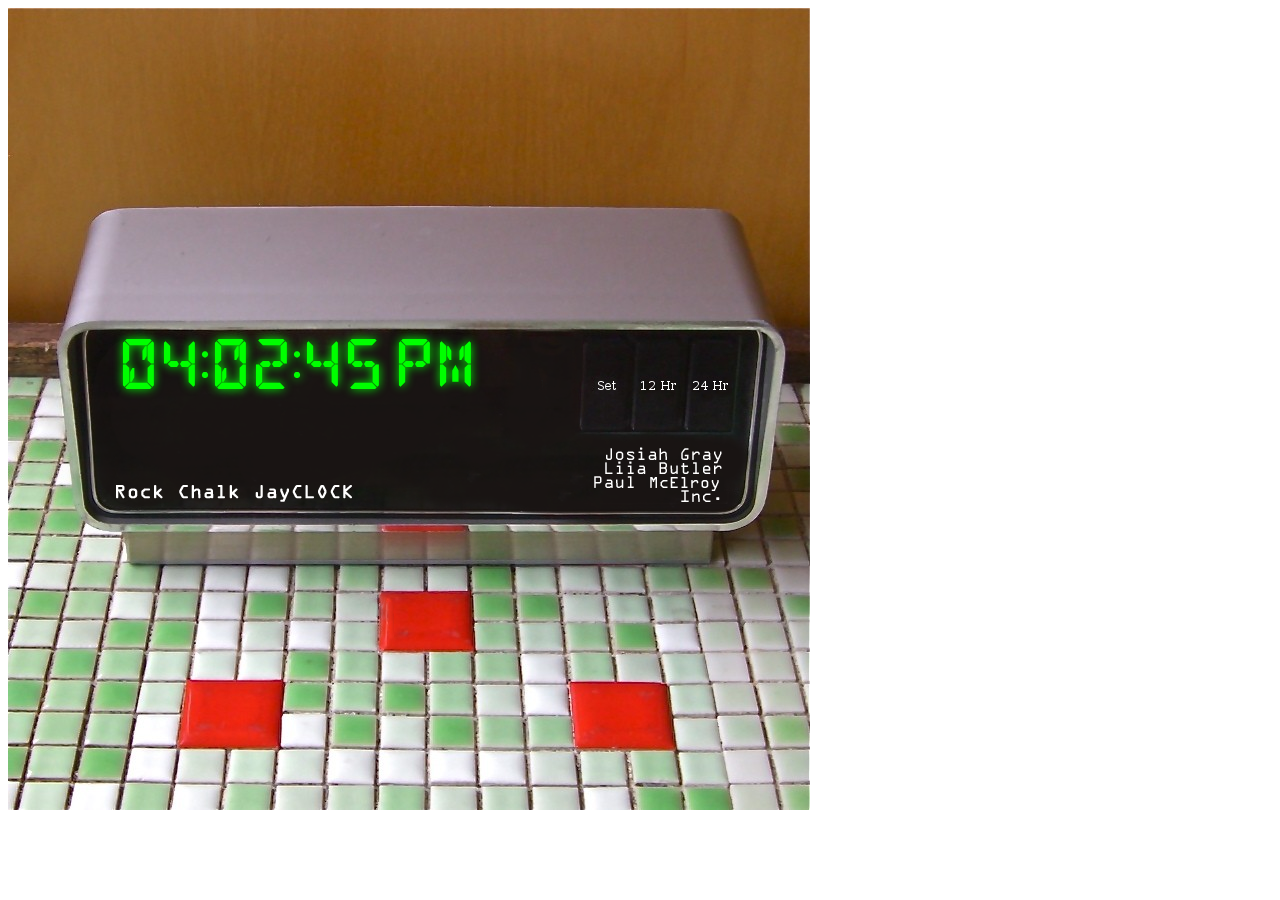
<file: index.html>
<html>
<head>
<!--We will be using clockstyle css file in order to dictate how the clock will be displayed on the html file-->
<link rel="stylesheet" type="text/css" href="clockstyle.css">
</head>
<body>

	<!--controls what clock picture will be displayed, default will be the updated base. dimensions 802x802 pixels-->
  <div class="wrap">
    <img id="clock-picture" src="clock-base-updated.png" alt="clock-base" width="802" height="802" usemap="#clockmap">
    <span id="time" class="desc"></span>
  </div>
  <!--map of locations on the clock picture--> 
  <map name="clockmap">
	<!--area mapping the set button, coordinates of left, top, right, and button, toggleSet function will occur when clicked-->
    <area id="setbtn" shape="rect" coords="570,325,624,424" onclick="toggleSet()">
	<!--area mapping the minus button, coordinates of left, top, right, and button, decrementTime function will occur when clicked-->
    <area id="minbtn" shape="rect" coords="169,672,275,739" onclick="decrementTime()" hidden = true>
	<!--area mapping the add button, coordinates of left, top, right, and button, incrementTime function will occur when clicked-->
    <area id="addbtn" shape="rect" coords="559,673,668,742" onclick="incrementTime()" hidden = true>
	<!--area mapping the type toggle button between hours, minutes, and seconds, coordinates of left, top, right, and button, toggleType function will occur when clicked-->
    <area id="typebtn" shape="rect" coords="371,583,466,642" onclick="toggleType()" hidden = true>
	<!--area mapping the 12 hours button, coordinates of left, top, right, and button, set12Hours function will occur when clicked-->
    <area id="12btn" shape="rect" coords="625,325,676,424" onclick="set12hrs()">
	<!--area mapping the 24 hours button, coordinates of left, top, right, and button, set24hours function will occur when clicked-->
    <area id="24btn" shape="rect" coords="677,325,731,424" onclick="set24hrs()">
  </map>
	<!-- we will be using jquery javascript library in order to create the optimal html page-->
  <script src="http://code.jquery.com/jquery-1.10.2.min.js"></script>
  <!-- the main file where clock functionality takes place-->
  <script src="clock.js"></script>
</body>
</html>
</file>
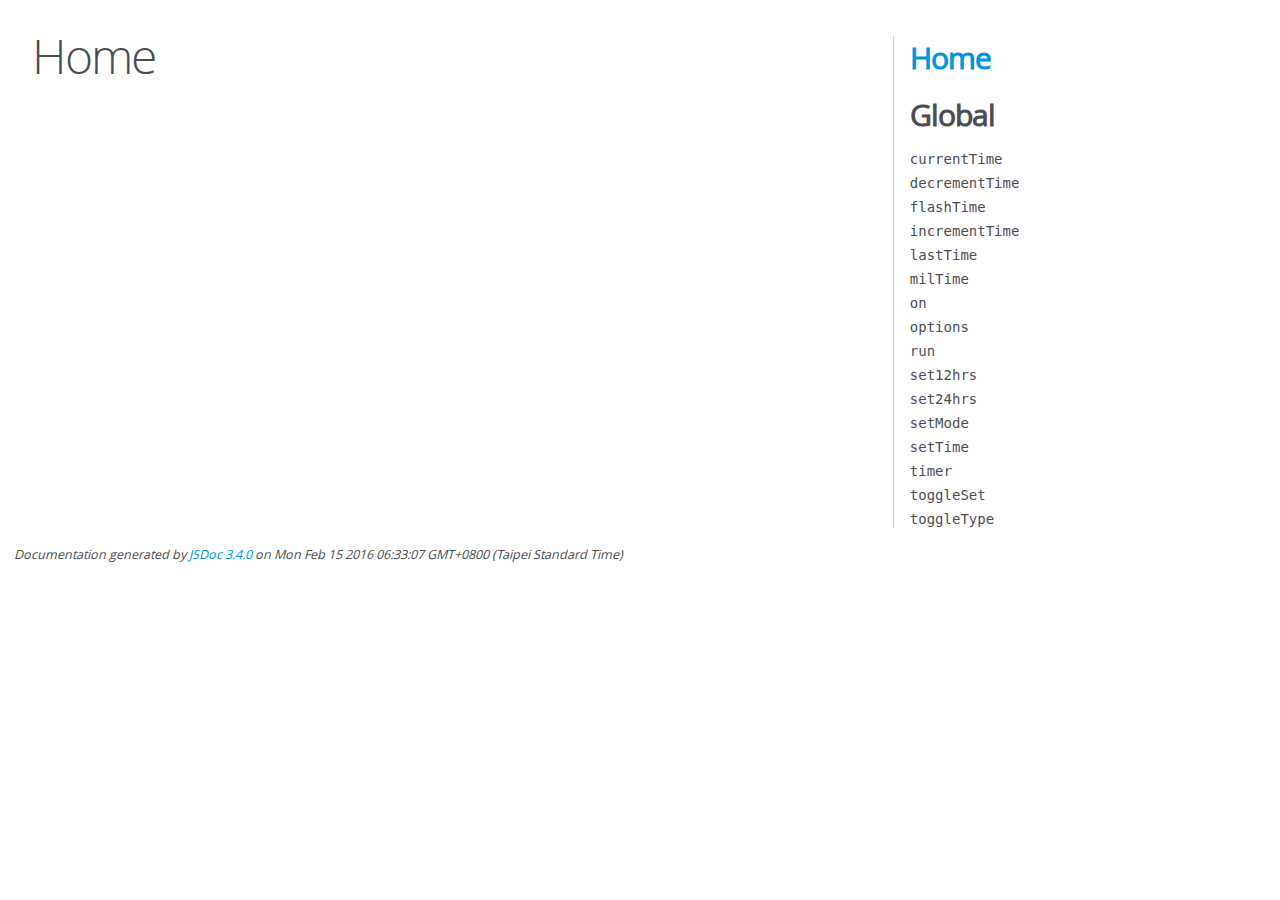
<file: documentation/index.html>
<!DOCTYPE html>
<html lang="en">
<head>
    <meta charset="utf-8">
    <title>JSDoc: Home</title>

    <script src="scripts/prettify/prettify.js"> </script>
    <script src="scripts/prettify/lang-css.js"> </script>
    <!--[if lt IE 9]>
      <script src="//html5shiv.googlecode.com/svn/trunk/html5.js"></script>
    <![endif]-->
    <link type="text/css" rel="stylesheet" href="styles/prettify-tomorrow.css">
    <link type="text/css" rel="stylesheet" href="styles/jsdoc-default.css">
</head>

<body>

<div id="main">

    <h1 class="page-title">Home</h1>

    



    


    <h3> </h3>










    









</div>

<nav>
    <h2><a href="index.html">Home</a></h2><h3>Global</h3><ul><li><a href="global.html#currentTime">currentTime</a></li><li><a href="global.html#decrementTime">decrementTime</a></li><li><a href="global.html#flashTime">flashTime</a></li><li><a href="global.html#incrementTime">incrementTime</a></li><li><a href="global.html#lastTime">lastTime</a></li><li><a href="global.html#milTime">milTime</a></li><li><a href="global.html#on">on</a></li><li><a href="global.html#options">options</a></li><li><a href="global.html#run">run</a></li><li><a href="global.html#set12hrs">set12hrs</a></li><li><a href="global.html#set24hrs">set24hrs</a></li><li><a href="global.html#setMode">setMode</a></li><li><a href="global.html#setTime">setTime</a></li><li><a href="global.html#timer">timer</a></li><li><a href="global.html#toggleSet">toggleSet</a></li><li><a href="global.html#toggleType">toggleType</a></li></ul>
</nav>

<br class="clear">

<footer>
    Documentation generated by <a href="https://github.com/jsdoc3/jsdoc">JSDoc 3.4.0</a> on Mon Feb 15 2016 06:33:07 GMT+0800 (Taipei Standard Time)
</footer>

<script> prettyPrint(); </script>
<script src="scripts/linenumber.js"> </script>
</body>
</html>
</file>
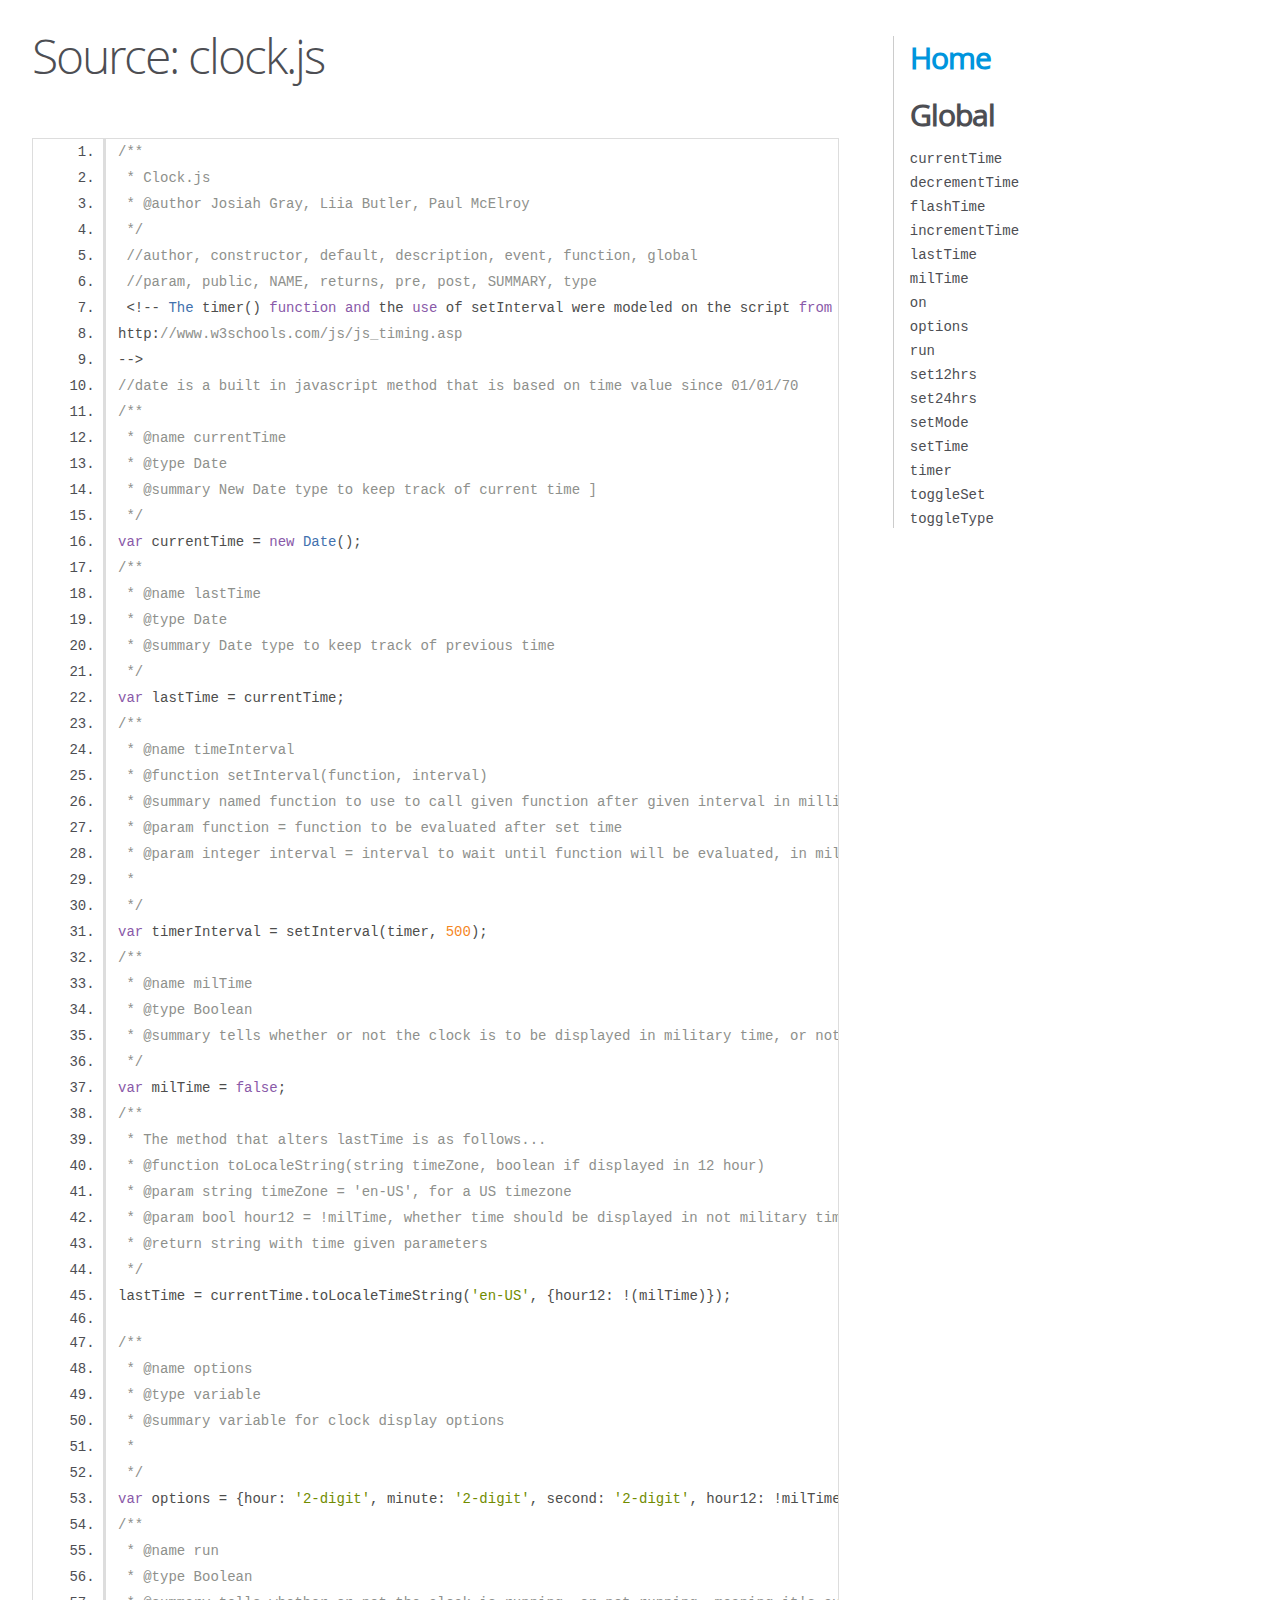
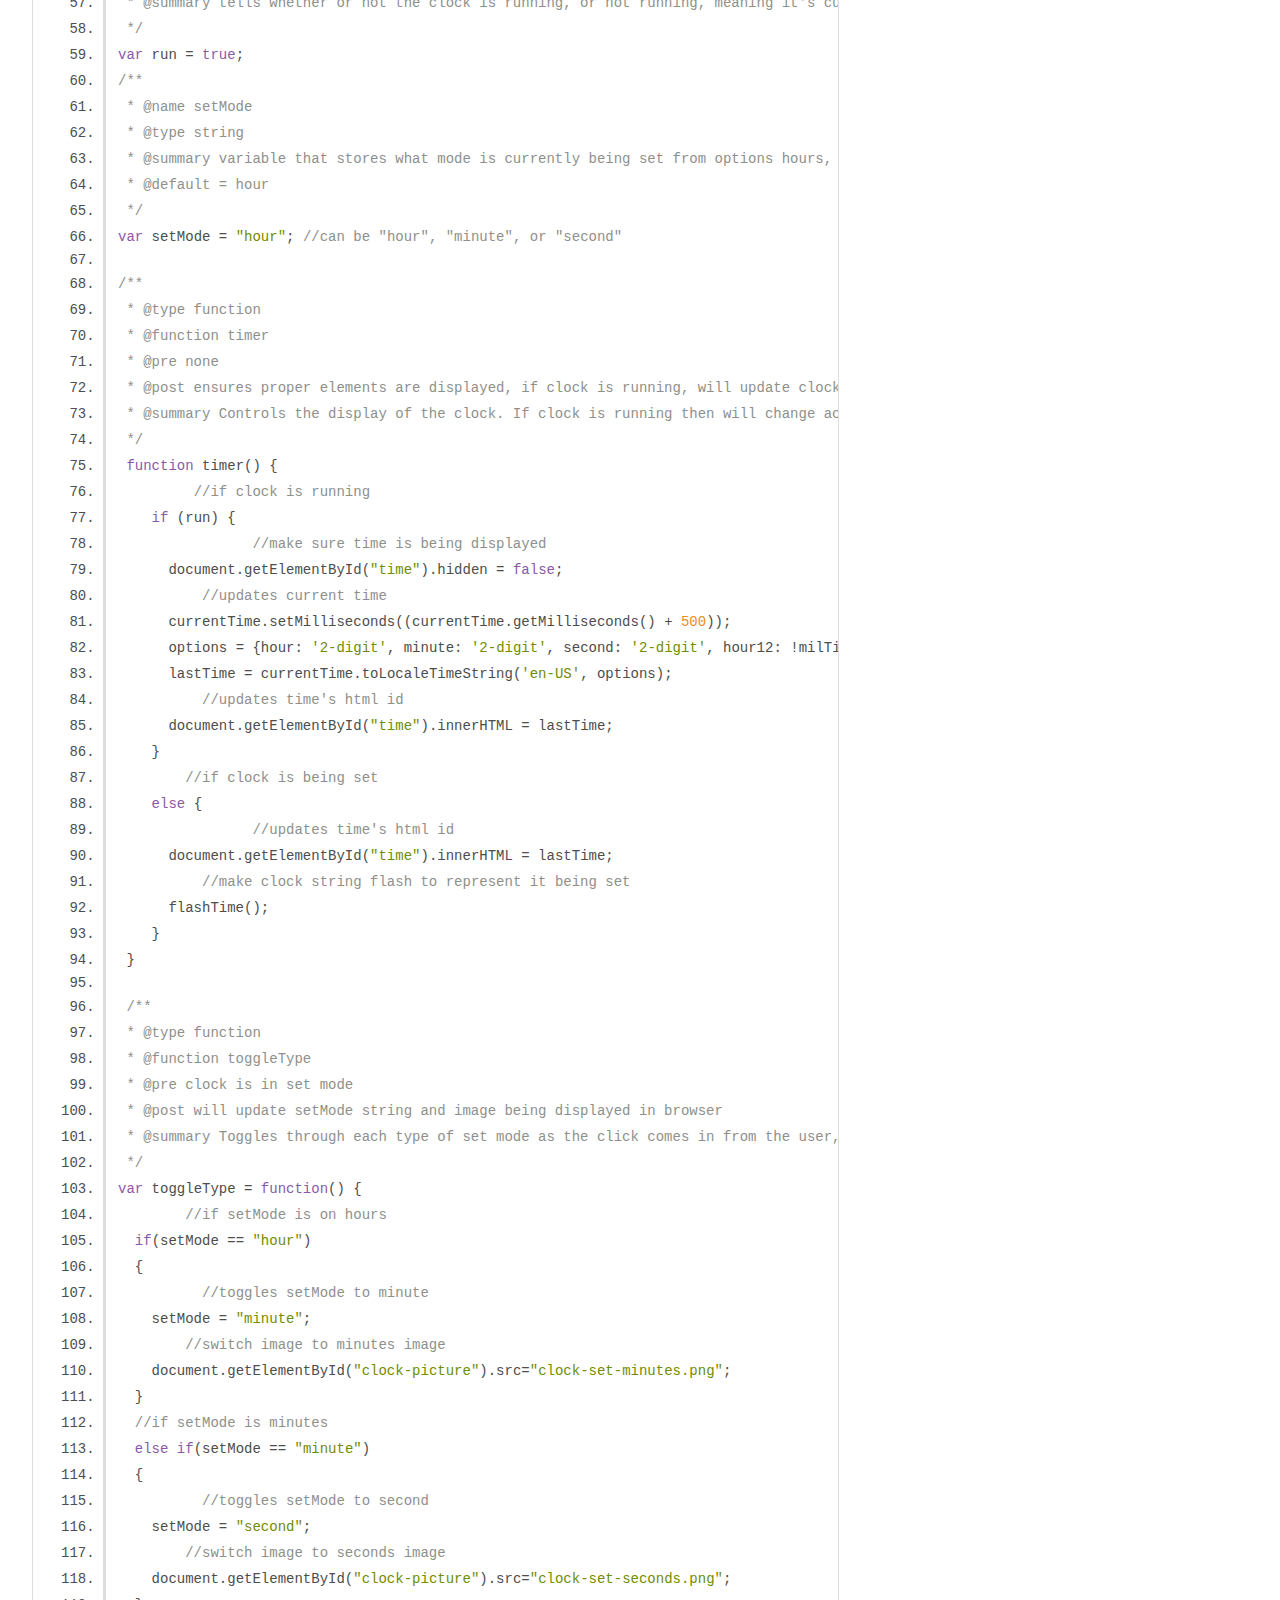
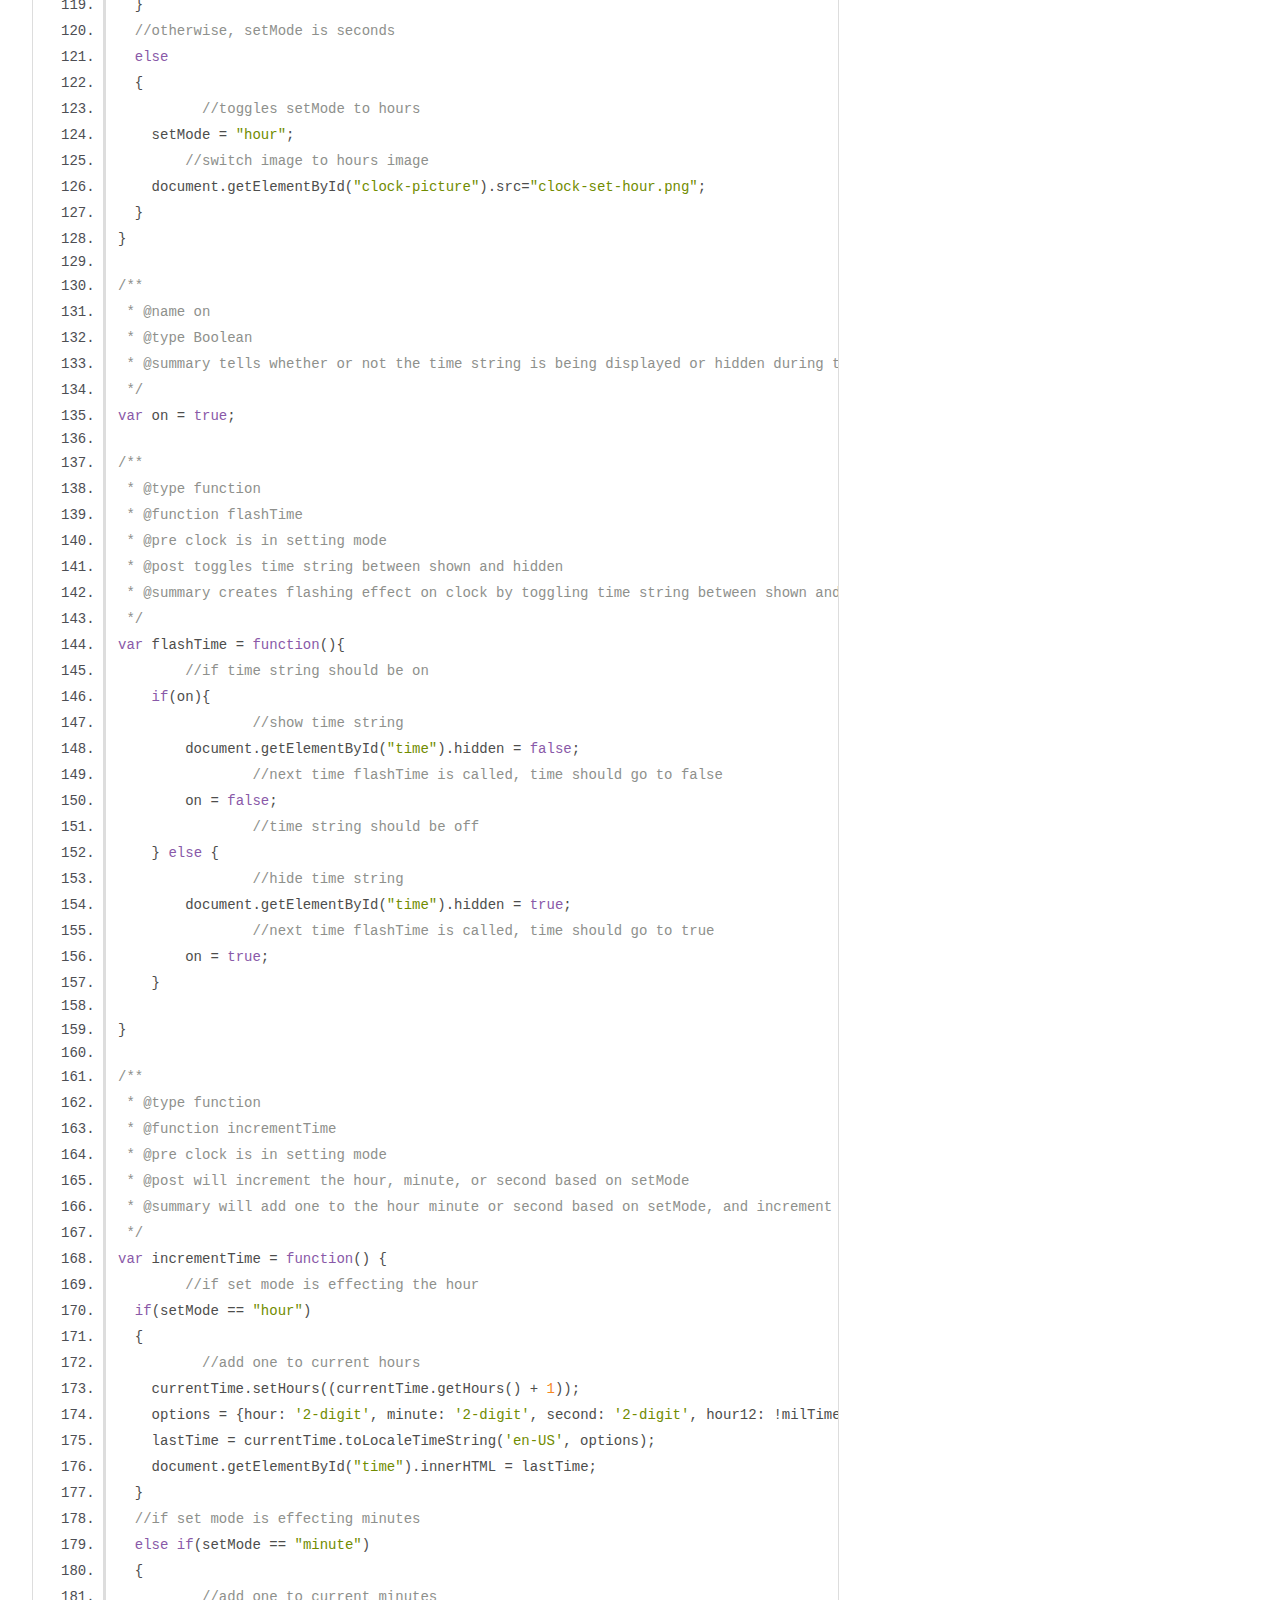
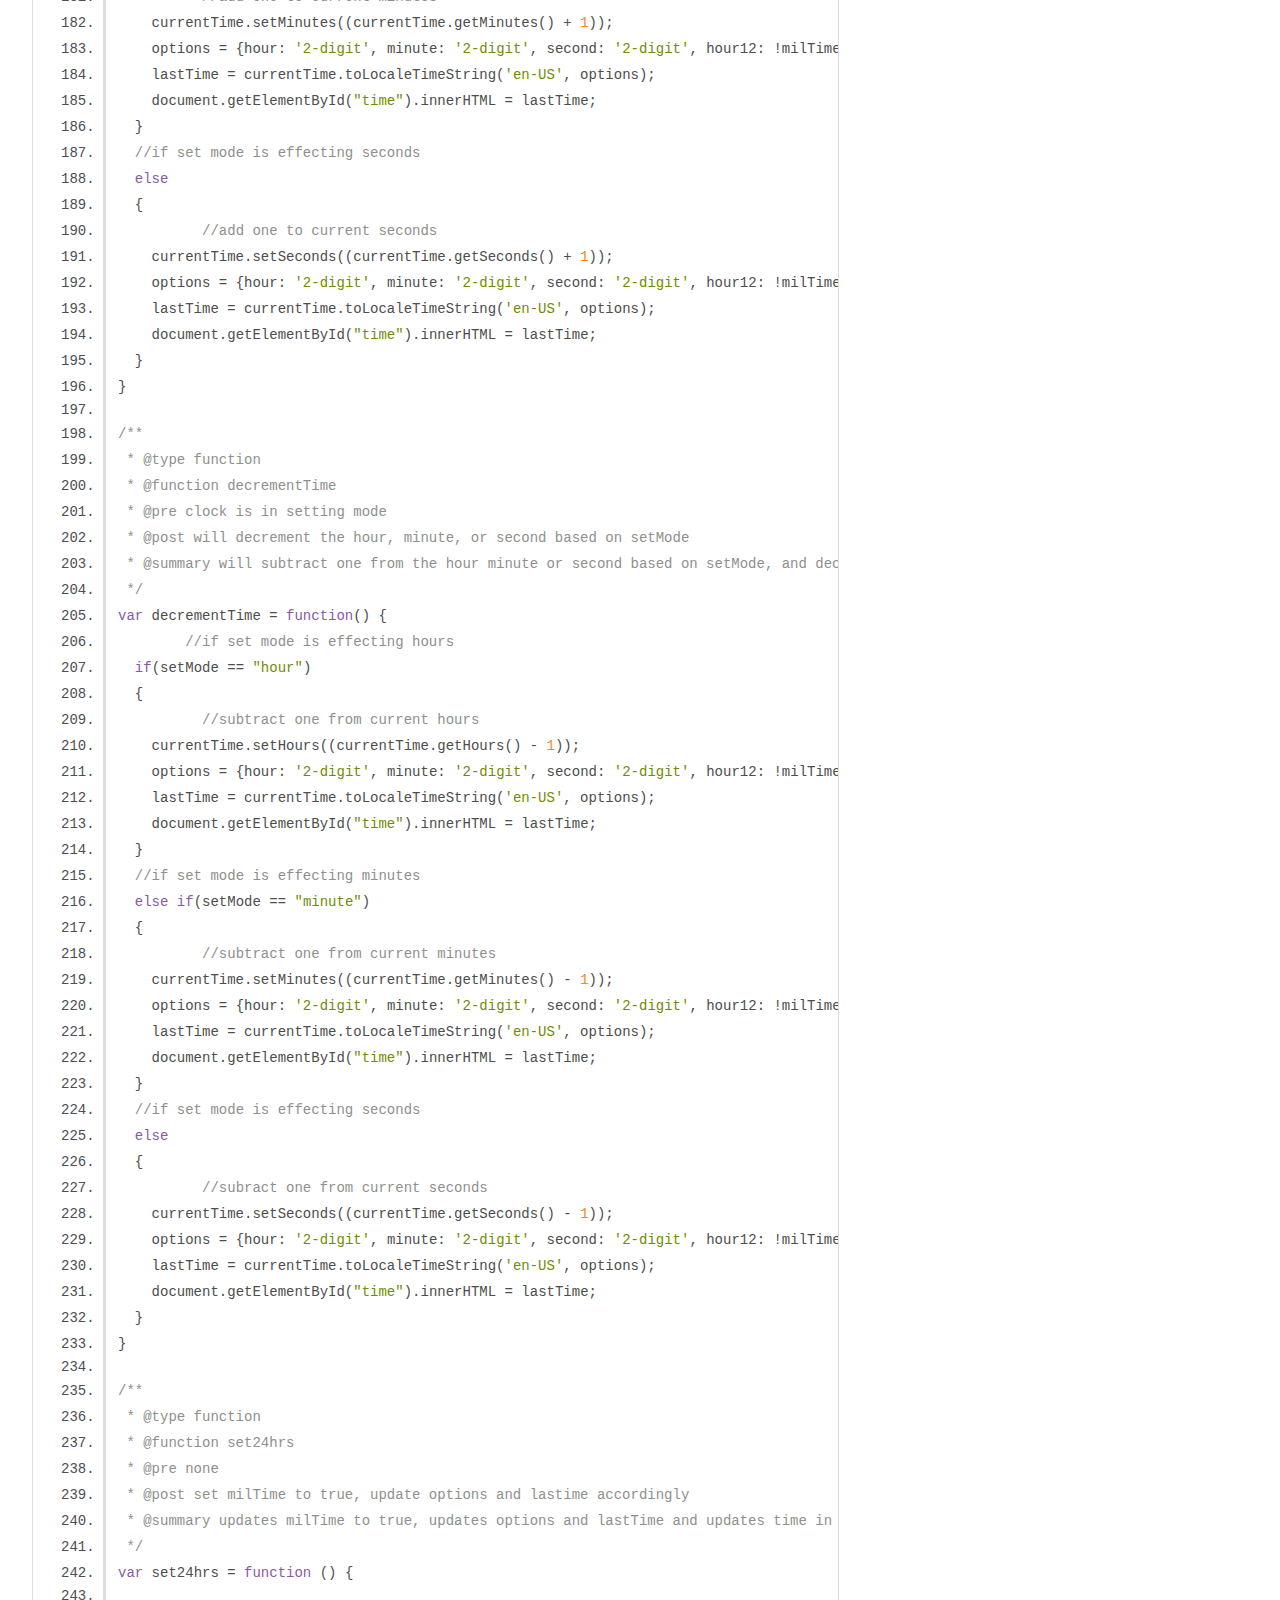
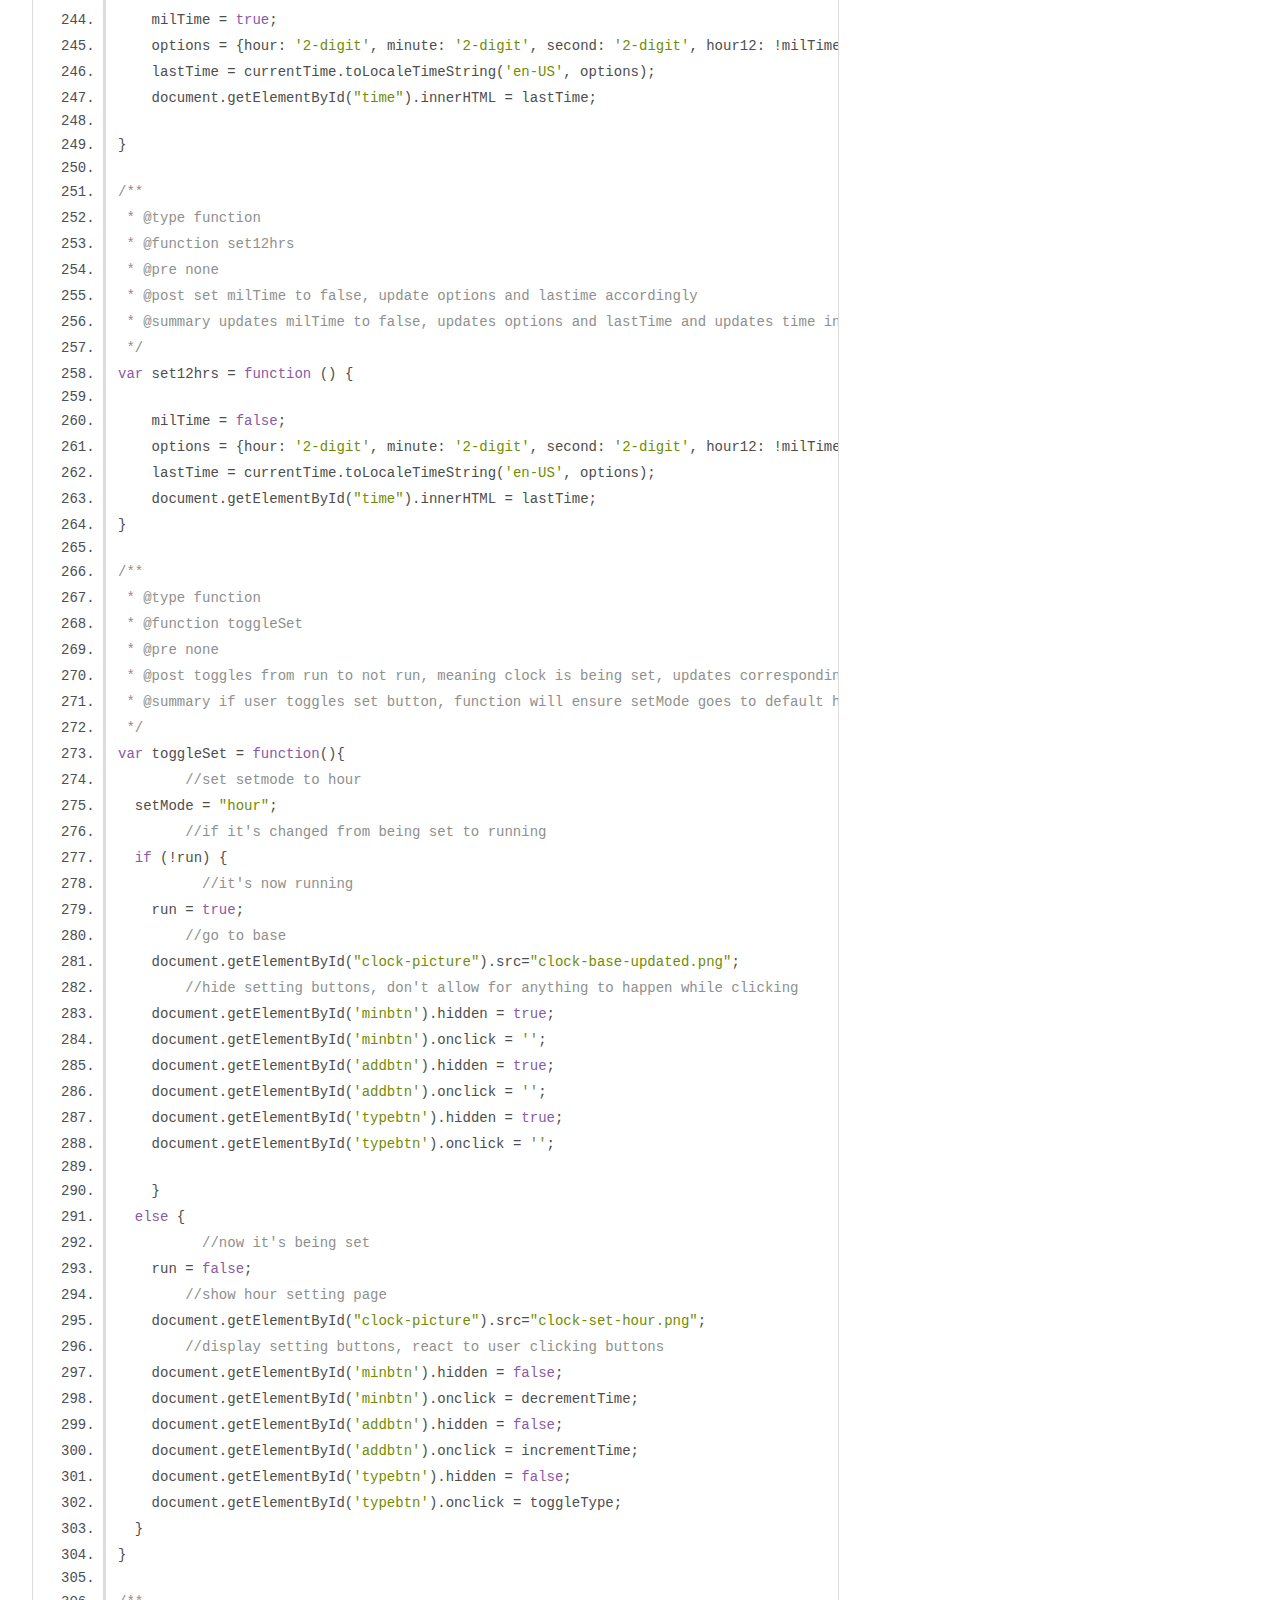
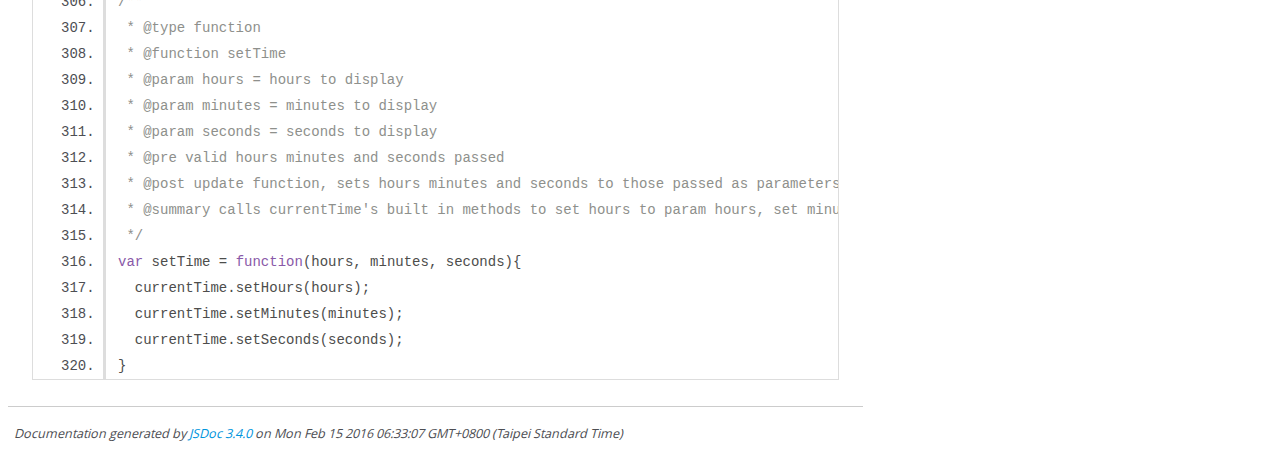
<file: documentation/clock.js.html>
<!DOCTYPE html>
<html lang="en">
<head>
    <meta charset="utf-8">
    <title>JSDoc: Source: clock.js</title>

    <script src="scripts/prettify/prettify.js"> </script>
    <script src="scripts/prettify/lang-css.js"> </script>
    <!--[if lt IE 9]>
      <script src="//html5shiv.googlecode.com/svn/trunk/html5.js"></script>
    <![endif]-->
    <link type="text/css" rel="stylesheet" href="styles/prettify-tomorrow.css">
    <link type="text/css" rel="stylesheet" href="styles/jsdoc-default.css">
</head>

<body>

<div id="main">

    <h1 class="page-title">Source: clock.js</h1>

    



    
    <section>
        <article>
            <pre class="prettyprint source linenums"><code>/**
 * Clock.js
 * @author Josiah Gray, Liia Butler, Paul McElroy
 */
 //author, constructor, default, description, event, function, global
 //param, public, NAME, returns, pre, post, SUMMARY, type
 &lt;!-- The timer() function and the use of setInterval were modeled on the script from here:
http://www.w3schools.com/js/js_timing.asp
-->
//date is a built in javascript method that is based on time value since 01/01/70
/**
 * @name currentTime 
 * @type Date
 * @summary New Date type to keep track of current time ]
 */
var currentTime = new Date();
/**
 * @name lastTime
 * @type Date
 * @summary Date type to keep track of previous time 
 */
var lastTime = currentTime;
/**
 * @name timeInterval
 * @function setInterval(function, interval) 
 * @summary named function to use to call given function after given interval in milliseconds
 * @param function = function to be evaluated after set time
 * @param integer interval = interval to wait until function will be evaluated, in milliseconds.
 *
 */
var timerInterval = setInterval(timer, 500);
/**
 * @name milTime
 * @type Boolean
 * @summary tells whether or not the clock is to be displayed in military time, or not military time, standard time.
 */
var milTime = false;
/**
 * The method that alters lastTime is as follows...
 * @function toLocaleString(string timeZone, boolean if displayed in 12 hour)
 * @param string timeZone = 'en-US', for a US timezone
 * @param bool hour12 = !milTime, whether time should be displayed in not military time, 12 hour, or 24 hours 
 * @return string with time given parameters
 */
lastTime = currentTime.toLocaleTimeString('en-US', {hour12: !(milTime)});

/**
 * @name options 
 * @type variable
 * @summary variable for clock display options
 *
 */
var options = {hour: '2-digit', minute: '2-digit', second: '2-digit', hour12: !milTime};
/**
 * @name run
 * @type Boolean
 * @summary tells whether or not the clock is running, or not running, meaning it's currently being set
 */
var run = true;
/**
 * @name setMode
 * @type string
 * @summary variable that stores what mode is currently being set from options hours, minutes, or seconds 
 * @default = hour
 */
var setMode = "hour"; //can be "hour", "minute", or "second"

/**
 * @type function 
 * @function timer 
 * @pre none
 * @post ensures proper elements are displayed, if clock is running, will update clock 
 * @summary Controls the display of the clock. If clock is running then will change accordingly, otherwise will hold the time as user sets it.
 */
 function timer() {
	 //if clock is running 
    if (run) {
		//make sure time is being displayed 
      document.getElementById("time").hidden = false;
	  //updates current time 
      currentTime.setMilliseconds((currentTime.getMilliseconds() + 500));
      options = {hour: '2-digit', minute: '2-digit', second: '2-digit', hour12: !milTime};
      lastTime = currentTime.toLocaleTimeString('en-US', options);
	  //updates time's html id
      document.getElementById("time").innerHTML = lastTime;
    }
	//if clock is being set
    else {
		//updates time's html id 
      document.getElementById("time").innerHTML = lastTime;
	  //make clock string flash to represent it being set
      flashTime();
    }
 }

 /**
 * @type function
 * @function toggleType
 * @pre clock is in set mode
 * @post will update setMode string and image being displayed in browser
 * @summary Toggles through each type of set mode as the click comes in from the user, updates setMode variable and the image being displayed in browser 
 */
var toggleType = function() {
	//if setMode is on hours 
  if(setMode == "hour")
  {
	  //toggles setMode to minute 
    setMode = "minute";
	//switch image to minutes image 
    document.getElementById("clock-picture").src="clock-set-minutes.png";
  }
  //if setMode is minutes 
  else if(setMode == "minute")
  {
	  //toggles setMode to second 
    setMode = "second";
	//switch image to seconds image 
    document.getElementById("clock-picture").src="clock-set-seconds.png";
  }
  //otherwise, setMode is seconds 
  else
  {
	  //toggles setMode to hours 
    setMode = "hour";
	//switch image to hours image 
    document.getElementById("clock-picture").src="clock-set-hour.png";
  }
}

/**
 * @name on 
 * @type Boolean
 * @summary tells whether or not the time string is being displayed or hidden during the setting mode 
 */
var on = true;

/**
 * @type function
 * @function flashTime 
 * @pre clock is in setting mode 
 * @post toggles time string between shown and hidden 
 * @summary creates flashing effect on clock by toggling time string between shown and hidden 
 */
var flashTime = function(){
	//if time string should be on 
    if(on){
		//show time string 
        document.getElementById("time").hidden = false;
		//next time flashTime is called, time should go to false 
        on = false;
		//time string should be off 
    } else {
		//hide time string 
        document.getElementById("time").hidden = true;
		//next time flashTime is called, time should go to true 
        on = true;
    }

}

/**
 * @type function
 * @function incrementTime 
 * @pre clock is in setting mode 
 * @post will increment the hour, minute, or second based on setMode 
 * @summary will add one to the hour minute or second based on setMode, and increment the next interval if needed
 */
var incrementTime = function() {
	//if set mode is effecting the hour 
  if(setMode == "hour")
  {
	  //add one to current hours 
    currentTime.setHours((currentTime.getHours() + 1));
    options = {hour: '2-digit', minute: '2-digit', second: '2-digit', hour12: !milTime};
    lastTime = currentTime.toLocaleTimeString('en-US', options);
    document.getElementById("time").innerHTML = lastTime;
  }
  //if set mode is effecting minutes 
  else if(setMode == "minute")
  {
	  //add one to current minutes 
    currentTime.setMinutes((currentTime.getMinutes() + 1));
    options = {hour: '2-digit', minute: '2-digit', second: '2-digit', hour12: !milTime};
    lastTime = currentTime.toLocaleTimeString('en-US', options); 
    document.getElementById("time").innerHTML = lastTime;
  }
  //if set mode is effecting seconds 
  else
  {
	  //add one to current seconds 
    currentTime.setSeconds((currentTime.getSeconds() + 1));
    options = {hour: '2-digit', minute: '2-digit', second: '2-digit', hour12: !milTime};
    lastTime = currentTime.toLocaleTimeString('en-US', options);
    document.getElementById("time").innerHTML = lastTime;
  }
}

/**
 * @type function
 * @function decrementTime 
 * @pre clock is in setting mode 
 * @post will decrement the hour, minute, or second based on setMode 
 * @summary will subtract one from the hour minute or second based on setMode, and decrement the next interval if needed
 */
var decrementTime = function() {
	//if set mode is effecting hours 
  if(setMode == "hour")
  {
	  //subtract one from current hours 
    currentTime.setHours((currentTime.getHours() - 1));
    options = {hour: '2-digit', minute: '2-digit', second: '2-digit', hour12: !milTime};
    lastTime = currentTime.toLocaleTimeString('en-US', options);
    document.getElementById("time").innerHTML = lastTime;
  }
  //if set mode is effecting minutes 
  else if(setMode == "minute")
  {
	  //subtract one from current minutes 
    currentTime.setMinutes((currentTime.getMinutes() - 1));
    options = {hour: '2-digit', minute: '2-digit', second: '2-digit', hour12: !milTime};
    lastTime = currentTime.toLocaleTimeString('en-US', options);
    document.getElementById("time").innerHTML = lastTime;
  }
  //if set mode is effecting seconds 
  else
  {
	  //subract one from current seconds 
    currentTime.setSeconds((currentTime.getSeconds() - 1));
    options = {hour: '2-digit', minute: '2-digit', second: '2-digit', hour12: !milTime};
    lastTime = currentTime.toLocaleTimeString('en-US', options);
    document.getElementById("time").innerHTML = lastTime;
  }
}

/**
 * @type function
 * @function set24hrs 
 * @pre none 
 * @post set milTime to true, update options and lastime accordingly 
 * @summary updates milTime to true, updates options and lastTime and updates time in html to be outputted 
 */
var set24hrs = function () {

    milTime = true;
    options = {hour: '2-digit', minute: '2-digit', second: '2-digit', hour12: !milTime};
    lastTime = currentTime.toLocaleTimeString('en-US', options);
    document.getElementById("time").innerHTML = lastTime;

}

/**
 * @type function 
 * @function set12hrs 
 * @pre none 
 * @post set milTime to false, update options and lastime accordingly 
 * @summary updates milTime to false, updates options and lastTime and updates time in html to be outputted 
 */
var set12hrs = function () {

    milTime = false;
    options = {hour: '2-digit', minute: '2-digit', second: '2-digit', hour12: !milTime};
    lastTime = currentTime.toLocaleTimeString('en-US', options);
    document.getElementById("time").innerHTML = lastTime;
}

/**
 * @type function
 * @function toggleSet
 * @pre none 
 * @post toggles from run to not run, meaning clock is being set, updates corresponding components accordingly 
 * @summary if user toggles set button, function will ensure setMode goes to default hours, run will toggle to true or false and displayed documents will react accordiningly.
 */
var toggleSet = function(){
	//set setmode to hour 
  setMode = "hour";
	//if it's changed from being set to running 
  if (!run) {
	  //it's now running 
    run = true;
	//go to base
    document.getElementById("clock-picture").src="clock-base-updated.png";
	//hide setting buttons, don't allow for anything to happen while clicking 
    document.getElementById('minbtn').hidden = true;
    document.getElementById('minbtn').onclick = '';
    document.getElementById('addbtn').hidden = true;
    document.getElementById('addbtn').onclick = '';
    document.getElementById('typebtn').hidden = true;
    document.getElementById('typebtn').onclick = '';

    }
  else {
	  //now it's being set 
    run = false;
	//show hour setting page 
    document.getElementById("clock-picture").src="clock-set-hour.png";
	//display setting buttons, react to user clicking buttons 
    document.getElementById('minbtn').hidden = false;
    document.getElementById('minbtn').onclick = decrementTime;
    document.getElementById('addbtn').hidden = false;
    document.getElementById('addbtn').onclick = incrementTime;
    document.getElementById('typebtn').hidden = false;
    document.getElementById('typebtn').onclick = toggleType;
  }
}

/**
 * @type function
 * @function setTime 
 * @param hours = hours to display 
 * @param minutes = minutes to display
 * @param seconds = seconds to display 
 * @pre valid hours minutes and seconds passed  
 * @post update function, sets hours minutes and seconds to those passed as parameters 
 * @summary calls currentTime's built in methods to set hours to param hours, set minutes to param minutes and set seconds to param seconds. 
 */
var setTime = function(hours, minutes, seconds){
  currentTime.setHours(hours);
  currentTime.setMinutes(minutes);
  currentTime.setSeconds(seconds);
}
</code></pre>
        </article>
    </section>




</div>

<nav>
    <h2><a href="index.html">Home</a></h2><h3>Global</h3><ul><li><a href="global.html#currentTime">currentTime</a></li><li><a href="global.html#decrementTime">decrementTime</a></li><li><a href="global.html#flashTime">flashTime</a></li><li><a href="global.html#incrementTime">incrementTime</a></li><li><a href="global.html#lastTime">lastTime</a></li><li><a href="global.html#milTime">milTime</a></li><li><a href="global.html#on">on</a></li><li><a href="global.html#options">options</a></li><li><a href="global.html#run">run</a></li><li><a href="global.html#set12hrs">set12hrs</a></li><li><a href="global.html#set24hrs">set24hrs</a></li><li><a href="global.html#setMode">setMode</a></li><li><a href="global.html#setTime">setTime</a></li><li><a href="global.html#timer">timer</a></li><li><a href="global.html#toggleSet">toggleSet</a></li><li><a href="global.html#toggleType">toggleType</a></li></ul>
</nav>

<br class="clear">

<footer>
    Documentation generated by <a href="https://github.com/jsdoc3/jsdoc">JSDoc 3.4.0</a> on Mon Feb 15 2016 06:33:07 GMT+0800 (Taipei Standard Time)
</footer>

<script> prettyPrint(); </script>
<script src="scripts/linenumber.js"> </script>
</body>
</html>
</file>
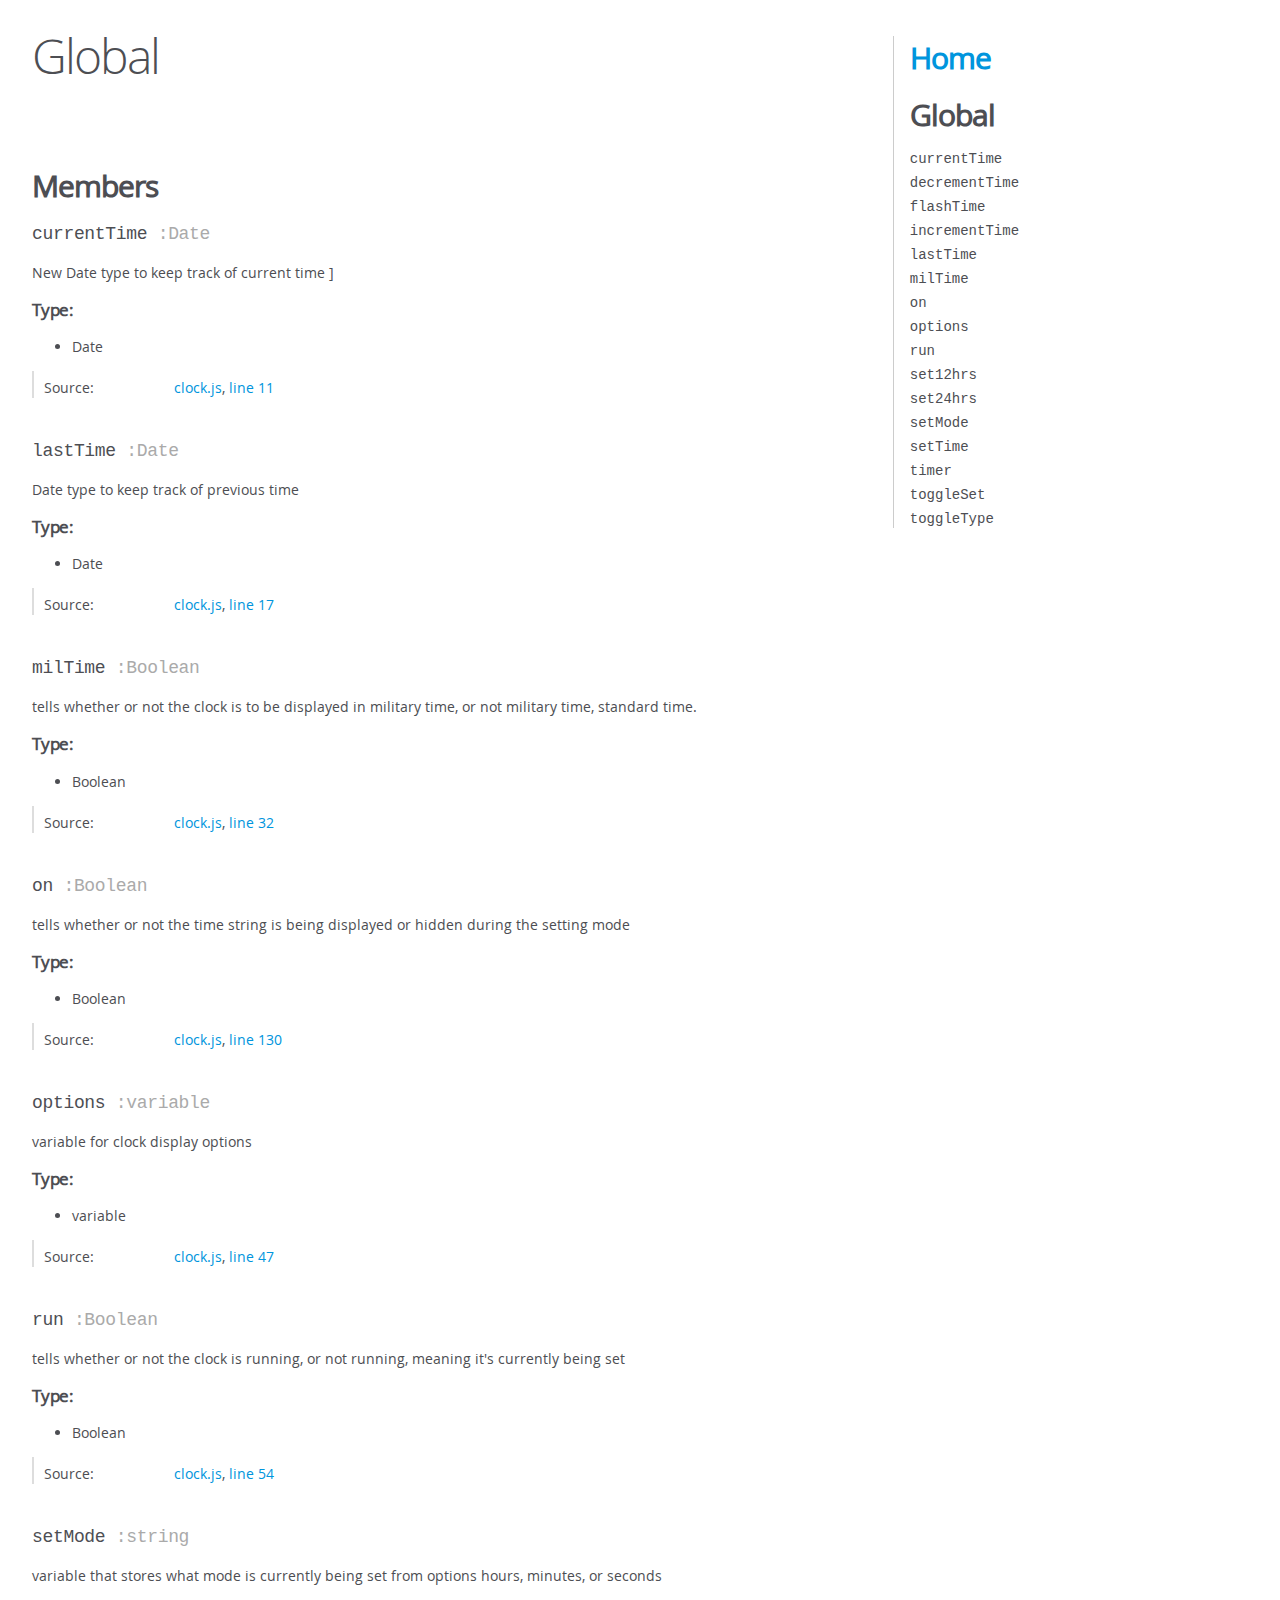
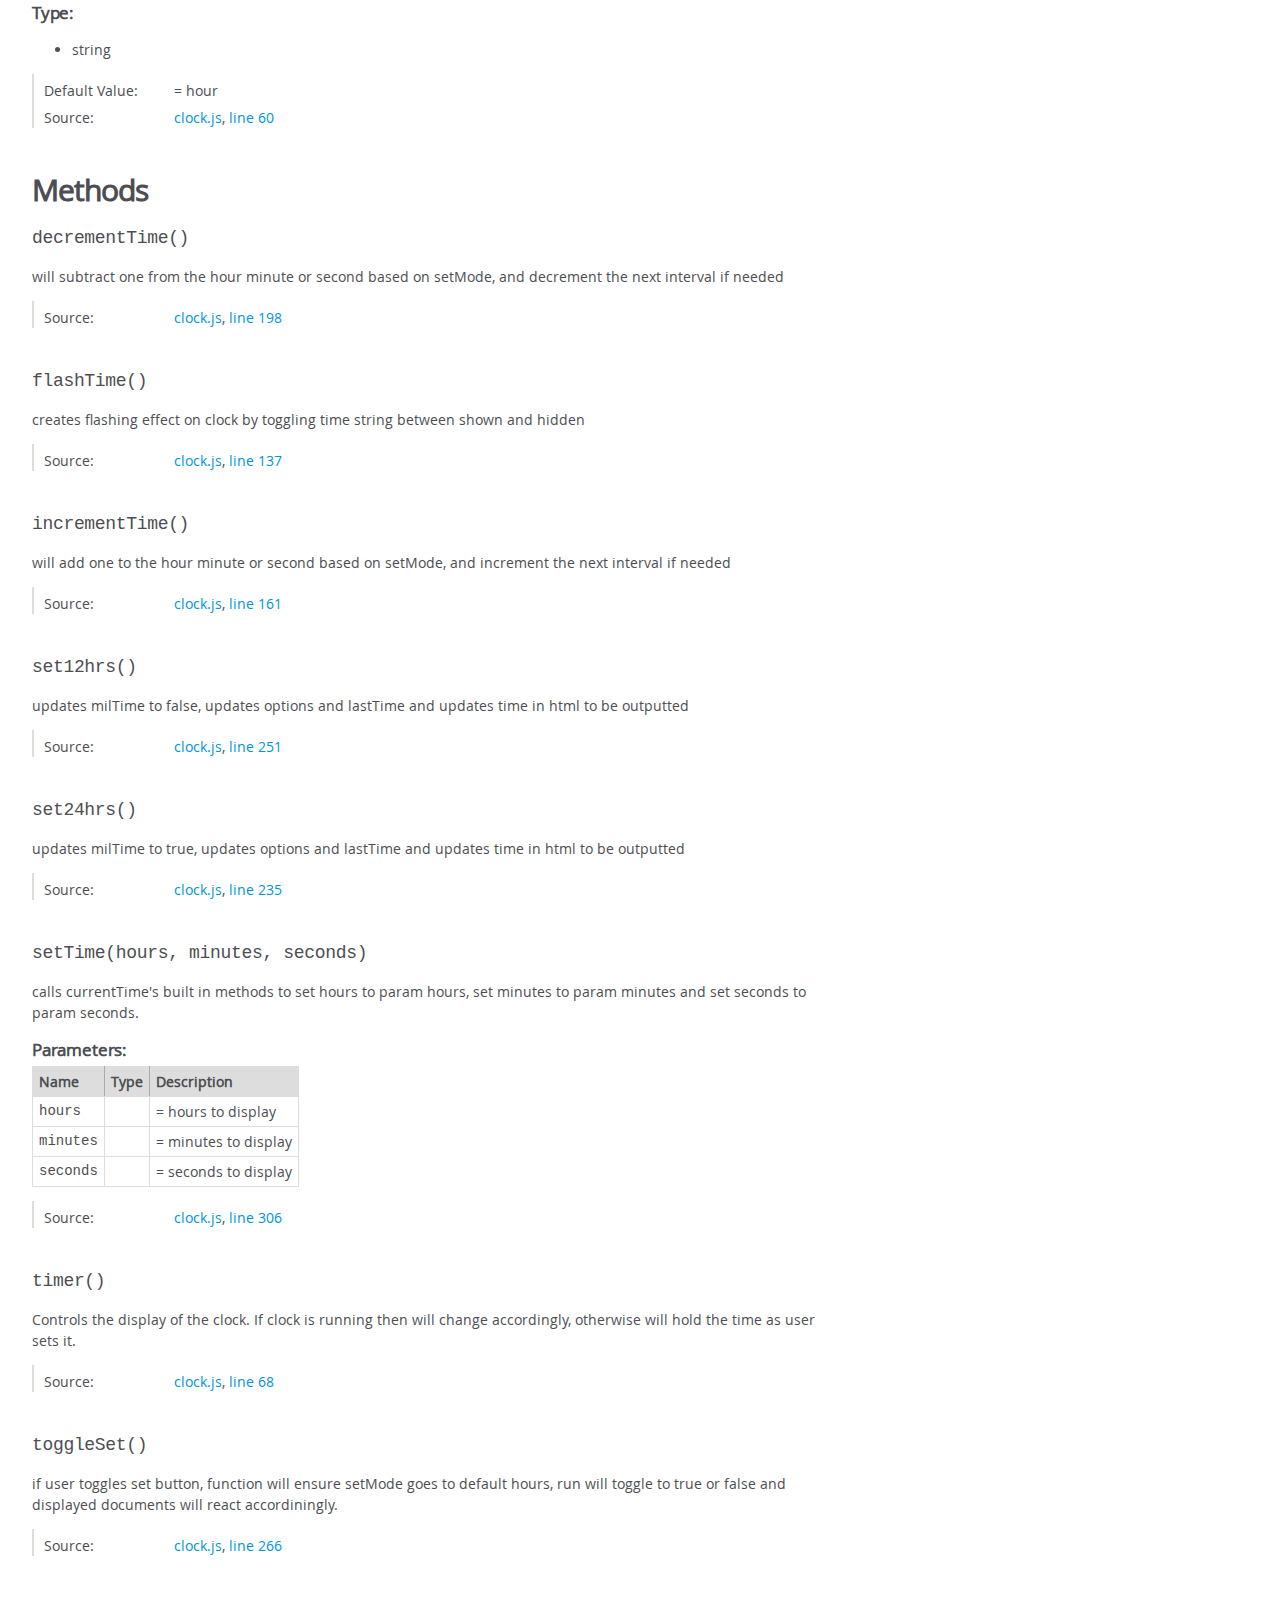
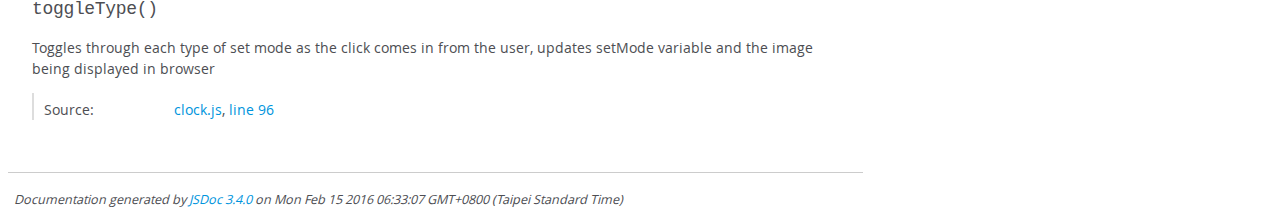
<file: documentation/global.html>
<!DOCTYPE html>
<html lang="en">
<head>
    <meta charset="utf-8">
    <title>JSDoc: Global</title>

    <script src="scripts/prettify/prettify.js"> </script>
    <script src="scripts/prettify/lang-css.js"> </script>
    <!--[if lt IE 9]>
      <script src="//html5shiv.googlecode.com/svn/trunk/html5.js"></script>
    <![endif]-->
    <link type="text/css" rel="stylesheet" href="styles/prettify-tomorrow.css">
    <link type="text/css" rel="stylesheet" href="styles/jsdoc-default.css">
</head>

<body>

<div id="main">

    <h1 class="page-title">Global</h1>

    




<section>

<header>
    
        <h2></h2>
        
    
</header>

<article>
    <div class="container-overview">
    
        

        


<dl class="details">

    

    

    

    

    

    

    

    

    

    

    

    

    

    

    

    
</dl>


        
    
    </div>

    

    

    

     

    

    
        <h3 class="subsection-title">Members</h3>

        
            
<h4 class="name" id="currentTime"><span class="type-signature"></span>currentTime<span class="type-signature"> :Date</span></h4>


<p class="summary">New Date type to keep track of current time ]</p>





    <h5>Type:</h5>
    <ul>
        <li>
            
<span class="param-type">Date</span>


        </li>
    </ul>





<dl class="details">

    

    

    

    

    

    

    

    

    

    

    

    

    
    <dt class="tag-source">Source:</dt>
    <dd class="tag-source"><ul class="dummy"><li>
        <a href="clock.js.html">clock.js</a>, <a href="clock.js.html#line11">line 11</a>
    </li></ul></dd>
    

    

    

    
</dl>






        
            
<h4 class="name" id="lastTime"><span class="type-signature"></span>lastTime<span class="type-signature"> :Date</span></h4>


<p class="summary">Date type to keep track of previous time</p>





    <h5>Type:</h5>
    <ul>
        <li>
            
<span class="param-type">Date</span>


        </li>
    </ul>





<dl class="details">

    

    

    

    

    

    

    

    

    

    

    

    

    
    <dt class="tag-source">Source:</dt>
    <dd class="tag-source"><ul class="dummy"><li>
        <a href="clock.js.html">clock.js</a>, <a href="clock.js.html#line17">line 17</a>
    </li></ul></dd>
    

    

    

    
</dl>






        
            
<h4 class="name" id="milTime"><span class="type-signature"></span>milTime<span class="type-signature"> :Boolean</span></h4>


<p class="summary">tells whether or not the clock is to be displayed in military time, or not military time, standard time.</p>





    <h5>Type:</h5>
    <ul>
        <li>
            
<span class="param-type">Boolean</span>


        </li>
    </ul>





<dl class="details">

    

    

    

    

    

    

    

    

    

    

    

    

    
    <dt class="tag-source">Source:</dt>
    <dd class="tag-source"><ul class="dummy"><li>
        <a href="clock.js.html">clock.js</a>, <a href="clock.js.html#line32">line 32</a>
    </li></ul></dd>
    

    

    

    
</dl>






        
            
<h4 class="name" id="on"><span class="type-signature"></span>on<span class="type-signature"> :Boolean</span></h4>


<p class="summary">tells whether or not the time string is being displayed or hidden during the setting mode</p>





    <h5>Type:</h5>
    <ul>
        <li>
            
<span class="param-type">Boolean</span>


        </li>
    </ul>





<dl class="details">

    

    

    

    

    

    

    

    

    

    

    

    

    
    <dt class="tag-source">Source:</dt>
    <dd class="tag-source"><ul class="dummy"><li>
        <a href="clock.js.html">clock.js</a>, <a href="clock.js.html#line130">line 130</a>
    </li></ul></dd>
    

    

    

    
</dl>






        
            
<h4 class="name" id="options"><span class="type-signature"></span>options<span class="type-signature"> :variable</span></h4>


<p class="summary">variable for clock display options</p>





    <h5>Type:</h5>
    <ul>
        <li>
            
<span class="param-type">variable</span>


        </li>
    </ul>





<dl class="details">

    

    

    

    

    

    

    

    

    

    

    

    

    
    <dt class="tag-source">Source:</dt>
    <dd class="tag-source"><ul class="dummy"><li>
        <a href="clock.js.html">clock.js</a>, <a href="clock.js.html#line47">line 47</a>
    </li></ul></dd>
    

    

    

    
</dl>






        
            
<h4 class="name" id="run"><span class="type-signature"></span>run<span class="type-signature"> :Boolean</span></h4>


<p class="summary">tells whether or not the clock is running, or not running, meaning it's currently being set</p>





    <h5>Type:</h5>
    <ul>
        <li>
            
<span class="param-type">Boolean</span>


        </li>
    </ul>





<dl class="details">

    

    

    

    

    

    

    

    

    

    

    

    

    
    <dt class="tag-source">Source:</dt>
    <dd class="tag-source"><ul class="dummy"><li>
        <a href="clock.js.html">clock.js</a>, <a href="clock.js.html#line54">line 54</a>
    </li></ul></dd>
    

    

    

    
</dl>






        
            
<h4 class="name" id="setMode"><span class="type-signature"></span>setMode<span class="type-signature"> :string</span></h4>


<p class="summary">variable that stores what mode is currently being set from options hours, minutes, or seconds</p>





    <h5>Type:</h5>
    <ul>
        <li>
            
<span class="param-type">string</span>


        </li>
    </ul>





<dl class="details">

    

    

    

    

    

    

    

    

    

    

    

    
    <dt class="tag-default">Default Value:</dt>
    <dd class="tag-default"><ul class="dummy">
            <li>= hour</li>
        </ul></dd>
    

    
    <dt class="tag-source">Source:</dt>
    <dd class="tag-source"><ul class="dummy"><li>
        <a href="clock.js.html">clock.js</a>, <a href="clock.js.html#line60">line 60</a>
    </li></ul></dd>
    

    

    

    
</dl>






        
    

    
        <h3 class="subsection-title">Methods</h3>

        
            

    

    <h4 class="name" id="decrementTime"><span class="type-signature"></span>decrementTime<span class="signature">()</span><span class="type-signature"></span></h4>

    
    <p class="summary">will subtract one from the hour minute or second based on setMode, and decrement the next interval if needed</p>
    















<dl class="details">

    

    

    

    

    

    

    

    

    

    

    

    

    
    <dt class="tag-source">Source:</dt>
    <dd class="tag-source"><ul class="dummy"><li>
        <a href="clock.js.html">clock.js</a>, <a href="clock.js.html#line198">line 198</a>
    </li></ul></dd>
    

    

    

    
</dl>
















        
            

    

    <h4 class="name" id="flashTime"><span class="type-signature"></span>flashTime<span class="signature">()</span><span class="type-signature"></span></h4>

    
    <p class="summary">creates flashing effect on clock by toggling time string between shown and hidden</p>
    















<dl class="details">

    

    

    

    

    

    

    

    

    

    

    

    

    
    <dt class="tag-source">Source:</dt>
    <dd class="tag-source"><ul class="dummy"><li>
        <a href="clock.js.html">clock.js</a>, <a href="clock.js.html#line137">line 137</a>
    </li></ul></dd>
    

    

    

    
</dl>
















        
            

    

    <h4 class="name" id="incrementTime"><span class="type-signature"></span>incrementTime<span class="signature">()</span><span class="type-signature"></span></h4>

    
    <p class="summary">will add one to the hour minute or second based on setMode, and increment the next interval if needed</p>
    















<dl class="details">

    

    

    

    

    

    

    

    

    

    

    

    

    
    <dt class="tag-source">Source:</dt>
    <dd class="tag-source"><ul class="dummy"><li>
        <a href="clock.js.html">clock.js</a>, <a href="clock.js.html#line161">line 161</a>
    </li></ul></dd>
    

    

    

    
</dl>
















        
            

    

    <h4 class="name" id="set12hrs"><span class="type-signature"></span>set12hrs<span class="signature">()</span><span class="type-signature"></span></h4>

    
    <p class="summary">updates milTime to false, updates options and lastTime and updates time in html to be outputted</p>
    















<dl class="details">

    

    

    

    

    

    

    

    

    

    

    

    

    
    <dt class="tag-source">Source:</dt>
    <dd class="tag-source"><ul class="dummy"><li>
        <a href="clock.js.html">clock.js</a>, <a href="clock.js.html#line251">line 251</a>
    </li></ul></dd>
    

    

    

    
</dl>
















        
            

    

    <h4 class="name" id="set24hrs"><span class="type-signature"></span>set24hrs<span class="signature">()</span><span class="type-signature"></span></h4>

    
    <p class="summary">updates milTime to true, updates options and lastTime and updates time in html to be outputted</p>
    















<dl class="details">

    

    

    

    

    

    

    

    

    

    

    

    

    
    <dt class="tag-source">Source:</dt>
    <dd class="tag-source"><ul class="dummy"><li>
        <a href="clock.js.html">clock.js</a>, <a href="clock.js.html#line235">line 235</a>
    </li></ul></dd>
    

    

    

    
</dl>
















        
            

    

    <h4 class="name" id="setTime"><span class="type-signature"></span>setTime<span class="signature">(hours, minutes, seconds)</span><span class="type-signature"></span></h4>

    
    <p class="summary">calls currentTime's built in methods to set hours to param hours, set minutes to param minutes and set seconds to param seconds.</p>
    











    <h5>Parameters:</h5>
    

<table class="params">
    <thead>
    <tr>
        
        <th>Name</th>
        

        <th>Type</th>

        

        

        <th class="last">Description</th>
    </tr>
    </thead>

    <tbody>
    

        <tr>
            
                <td class="name"><code>hours</code></td>
            

            <td class="type">
            
            </td>

            

            

            <td class="description last">= hours to display</td>
        </tr>

    

        <tr>
            
                <td class="name"><code>minutes</code></td>
            

            <td class="type">
            
            </td>

            

            

            <td class="description last">= minutes to display</td>
        </tr>

    

        <tr>
            
                <td class="name"><code>seconds</code></td>
            

            <td class="type">
            
            </td>

            

            

            <td class="description last">= seconds to display</td>
        </tr>

    
    </tbody>
</table>






<dl class="details">

    

    

    

    

    

    

    

    

    

    

    

    

    
    <dt class="tag-source">Source:</dt>
    <dd class="tag-source"><ul class="dummy"><li>
        <a href="clock.js.html">clock.js</a>, <a href="clock.js.html#line306">line 306</a>
    </li></ul></dd>
    

    

    

    
</dl>
















        
            

    

    <h4 class="name" id="timer"><span class="type-signature"></span>timer<span class="signature">()</span><span class="type-signature"></span></h4>

    
    <p class="summary">Controls the display of the clock. If clock is running then will change accordingly, otherwise will hold the time as user sets it.</p>
    















<dl class="details">

    

    

    

    

    

    

    

    

    

    

    

    

    
    <dt class="tag-source">Source:</dt>
    <dd class="tag-source"><ul class="dummy"><li>
        <a href="clock.js.html">clock.js</a>, <a href="clock.js.html#line68">line 68</a>
    </li></ul></dd>
    

    

    

    
</dl>
















        
            

    

    <h4 class="name" id="toggleSet"><span class="type-signature"></span>toggleSet<span class="signature">()</span><span class="type-signature"></span></h4>

    
    <p class="summary">if user toggles set button, function will ensure setMode goes to default hours, run will toggle to true or false and displayed documents will react accordiningly.</p>
    















<dl class="details">

    

    

    

    

    

    

    

    

    

    

    

    

    
    <dt class="tag-source">Source:</dt>
    <dd class="tag-source"><ul class="dummy"><li>
        <a href="clock.js.html">clock.js</a>, <a href="clock.js.html#line266">line 266</a>
    </li></ul></dd>
    

    

    

    
</dl>
















        
            

    

    <h4 class="name" id="toggleType"><span class="type-signature"></span>toggleType<span class="signature">()</span><span class="type-signature"></span></h4>

    
    <p class="summary">Toggles through each type of set mode as the click comes in from the user, updates setMode variable and the image being displayed in browser</p>
    















<dl class="details">

    

    

    

    

    

    

    

    

    

    

    

    

    
    <dt class="tag-source">Source:</dt>
    <dd class="tag-source"><ul class="dummy"><li>
        <a href="clock.js.html">clock.js</a>, <a href="clock.js.html#line96">line 96</a>
    </li></ul></dd>
    

    

    

    
</dl>
















        
    

    

    
</article>

</section>




</div>

<nav>
    <h2><a href="index.html">Home</a></h2><h3>Global</h3><ul><li><a href="global.html#currentTime">currentTime</a></li><li><a href="global.html#decrementTime">decrementTime</a></li><li><a href="global.html#flashTime">flashTime</a></li><li><a href="global.html#incrementTime">incrementTime</a></li><li><a href="global.html#lastTime">lastTime</a></li><li><a href="global.html#milTime">milTime</a></li><li><a href="global.html#on">on</a></li><li><a href="global.html#options">options</a></li><li><a href="global.html#run">run</a></li><li><a href="global.html#set12hrs">set12hrs</a></li><li><a href="global.html#set24hrs">set24hrs</a></li><li><a href="global.html#setMode">setMode</a></li><li><a href="global.html#setTime">setTime</a></li><li><a href="global.html#timer">timer</a></li><li><a href="global.html#toggleSet">toggleSet</a></li><li><a href="global.html#toggleType">toggleType</a></li></ul>
</nav>

<br class="clear">

<footer>
    Documentation generated by <a href="https://github.com/jsdoc3/jsdoc">JSDoc 3.4.0</a> on Mon Feb 15 2016 06:33:07 GMT+0800 (Taipei Standard Time)
</footer>

<script> prettyPrint(); </script>
<script src="scripts/linenumber.js"> </script>
</body>
</html>
</file>
<file: clockstyle.css>
@font-face {
    font-family: DSEG14Classic;
    src: url(DSEG14Classic-Bold.ttf);
}

#time {
    font-family: DSEG14Classic;
    color: #00ff00;
    font-size:50px;
    text-shadow:0px 0px 10px #00FF00;
  }

  .wrap img {
    position:relative;
    z-index:1;
  }
  .wrap .desc {
    position:absolute;
    top:337px;
    left:118;
    max-width: 400px;
    z-index:2;
  }
</file>
<file: documentation/styles/prettify-tomorrow.css>
/* Tomorrow Theme */
/* Original theme - https://github.com/chriskempson/tomorrow-theme */
/* Pretty printing styles. Used with prettify.js. */
/* SPAN elements with the classes below are added by prettyprint. */
/* plain text */
.pln {
  color: #4d4d4c; }

@media screen {
  /* string content */
  .str {
    color: #718c00; }

  /* a keyword */
  .kwd {
    color: #8959a8; }

  /* a comment */
  .com {
    color: #8e908c; }

  /* a type name */
  .typ {
    color: #4271ae; }

  /* a literal value */
  .lit {
    color: #f5871f; }

  /* punctuation */
  .pun {
    color: #4d4d4c; }

  /* lisp open bracket */
  .opn {
    color: #4d4d4c; }

  /* lisp close bracket */
  .clo {
    color: #4d4d4c; }

  /* a markup tag name */
  .tag {
    color: #c82829; }

  /* a markup attribute name */
  .atn {
    color: #f5871f; }

  /* a markup attribute value */
  .atv {
    color: #3e999f; }

  /* a declaration */
  .dec {
    color: #f5871f; }

  /* a variable name */
  .var {
    color: #c82829; }

  /* a function name */
  .fun {
    color: #4271ae; } }
/* Use higher contrast and text-weight for printable form. */
@media print, projection {
  .str {
    color: #060; }

  .kwd {
    color: #006;
    font-weight: bold; }

  .com {
    color: #600;
    font-style: italic; }

  .typ {
    color: #404;
    font-weight: bold; }

  .lit {
    color: #044; }

  .pun, .opn, .clo {
    color: #440; }

  .tag {
    color: #006;
    font-weight: bold; }

  .atn {
    color: #404; }

  .atv {
    color: #060; } }
/* Style */
/*
pre.prettyprint {
  background: white;
  font-family: Consolas, Monaco, 'Andale Mono', monospace;
  font-size: 12px;
  line-height: 1.5;
  border: 1px solid #ccc;
  padding: 10px; }
*/

/* Specify class=linenums on a pre to get line numbering */
ol.linenums {
  margin-top: 0;
  margin-bottom: 0; }

/* IE indents via margin-left */
li.L0,
li.L1,
li.L2,
li.L3,
li.L4,
li.L5,
li.L6,
li.L7,
li.L8,
li.L9 {
  /* */ }

/* Alternate shading for lines */
li.L1,
li.L3,
li.L5,
li.L7,
li.L9 {
  /* */ }
</file>
<file: documentation/styles/jsdoc-default.css>
@font-face {
    font-family: 'Open Sans';
    font-weight: normal;
    font-style: normal;
    src: url('../fonts/OpenSans-Regular-webfont.eot');
    src:
        local('Open Sans'),
        local('OpenSans'),
        url('../fonts/OpenSans-Regular-webfont.eot?#iefix') format('embedded-opentype'),
        url('../fonts/OpenSans-Regular-webfont.woff') format('woff'),
        url('../fonts/OpenSans-Regular-webfont.svg#open_sansregular') format('svg');
}

@font-face {
    font-family: 'Open Sans Light';
    font-weight: normal;
    font-style: normal;
    src: url('../fonts/OpenSans-Light-webfont.eot');
    src:
        local('Open Sans Light'),
        local('OpenSans Light'),
        url('../fonts/OpenSans-Light-webfont.eot?#iefix') format('embedded-opentype'),
        url('../fonts/OpenSans-Light-webfont.woff') format('woff'),
        url('../fonts/OpenSans-Light-webfont.svg#open_sanslight') format('svg');
}

html
{
    overflow: auto;
    background-color: #fff;
    font-size: 14px;
}

body
{
    font-family: 'Open Sans', sans-serif;
    line-height: 1.5;
    color: #4d4e53;
    background-color: white;
}

a, a:visited, a:active {
    color: #0095dd;
    text-decoration: none;
}

a:hover {
    text-decoration: underline;
}

header
{
    display: block;
    padding: 0px 4px;
}

tt, code, kbd, samp {
    font-family: Consolas, Monaco, 'Andale Mono', monospace;
}

.class-description {
    font-size: 130%;
    line-height: 140%;
    margin-bottom: 1em;
    margin-top: 1em;
}

.class-description:empty {
    margin: 0;
}

#main {
    float: left;
    width: 70%;
}

article dl {
    margin-bottom: 40px;
}

section
{
    display: block;
    background-color: #fff;
    padding: 12px 24px;
    border-bottom: 1px solid #ccc;
    margin-right: 30px;
}

.variation {
    display: none;
}

.signature-attributes {
    font-size: 60%;
    color: #aaa;
    font-style: italic;
    font-weight: lighter;
}

nav
{
    display: block;
    float: right;
    margin-top: 28px;
    width: 30%;
    box-sizing: border-box;
    border-left: 1px solid #ccc;
    padding-left: 16px;
}

nav ul {
    font-family: 'Lucida Grande', 'Lucida Sans Unicode', arial, sans-serif;
    font-size: 100%;
    line-height: 17px;
    padding: 0;
    margin: 0;
    list-style-type: none;
}

nav ul a, nav ul a:visited, nav ul a:active {
    font-family: Consolas, Monaco, 'Andale Mono', monospace;
    line-height: 18px;
    color: #4D4E53;
}

nav h3 {
    margin-top: 12px;
}

nav li {
    margin-top: 6px;
}

footer {
    display: block;
    padding: 6px;
    margin-top: 12px;
    font-style: italic;
    font-size: 90%;
}

h1, h2, h3, h4 {
    font-weight: 200;
    margin: 0;
}

h1
{
    font-family: 'Open Sans Light', sans-serif;
    font-size: 48px;
    letter-spacing: -2px;
    margin: 12px 24px 20px;
}

h2, h3
{
    font-size: 30px;
    font-weight: 700;
    letter-spacing: -1px;
    margin-bottom: 12px;
}

h4
{
    font-size: 18px;
    letter-spacing: -0.33px;
    margin-bottom: 12px;
    color: #4d4e53;
}

h5, .container-overview .subsection-title
{
    font-size: 120%;
    font-weight: bold;
    letter-spacing: -0.01em;
    margin: 8px 0 3px 0;
}

h6
{
    font-size: 100%;
    letter-spacing: -0.01em;
    margin: 6px 0 3px 0;
    font-style: italic;
}

.ancestors { color: #999; }
.ancestors a
{
    color: #999 !important;
    text-decoration: none;
}

.clear
{
    clear: both;
}

.important
{
    font-weight: bold;
    color: #950B02;
}

.yes-def {
    text-indent: -1000px;
}

.type-signature {
    color: #aaa;
}

.name, .signature {
    font-family: Consolas, Monaco, 'Andale Mono', monospace;
}

.details { margin-top: 14px; border-left: 2px solid #DDD; }
.details dt { width: 120px; float: left; padding-left: 10px;  padding-top: 6px; }
.details dd { margin-left: 70px; }
.details ul { margin: 0; }
.details ul { list-style-type: none; }
.details li { margin-left: 30px; padding-top: 6px; }
.details pre.prettyprint { margin: 0 }
.details .object-value { padding-top: 0; }

.description {
    margin-bottom: 1em;
    margin-top: 1em;
}

.code-caption
{
    font-style: italic;
    font-size: 107%;
    margin: 0;
}

.prettyprint
{
    border: 1px solid #ddd;
    width: 80%;
    overflow: auto;
}

.prettyprint.source {
    width: inherit;
}

.prettyprint code
{
    font-size: 100%;
    line-height: 18px;
    display: block;
    padding: 4px 12px;
    margin: 0;
    background-color: #fff;
    color: #4D4E53;
}

.prettyprint code span.line
{
  display: inline-block;
}

.prettyprint.linenums
{
  padding-left: 70px;
  -webkit-user-select: none;
  -moz-user-select: none;
  -ms-user-select: none;
  user-select: none;
}

.prettyprint.linenums ol
{
  padding-left: 0;
}

.prettyprint.linenums li
{
  border-left: 3px #ddd solid;
}

.prettyprint.linenums li.selected,
.prettyprint.linenums li.selected *
{
  background-color: lightyellow;
}

.prettyprint.linenums li *
{
  -webkit-user-select: text;
  -moz-user-select: text;
  -ms-user-select: text;
  user-select: text;
}

.params, .props
{
    border-spacing: 0;
    border: 0;
    border-collapse: collapse;
}

.params .name, .props .name, .name code {
    color: #4D4E53;
    font-family: Consolas, Monaco, 'Andale Mono', monospace;
    font-size: 100%;
}

.params td, .params th, .props td, .props th
{
    border: 1px solid #ddd;
    margin: 0px;
    text-align: left;
    vertical-align: top;
    padding: 4px 6px;
    display: table-cell;
}

.params thead tr, .props thead tr
{
    background-color: #ddd;
    font-weight: bold;
}

.params .params thead tr, .props .props thead tr
{
    background-color: #fff;
    font-weight: bold;
}

.params th, .props th { border-right: 1px solid #aaa; }
.params thead .last, .props thead .last { border-right: 1px solid #ddd; }

.params td.description > p:first-child,
.props td.description > p:first-child
{
    margin-top: 0;
    padding-top: 0;
}

.params td.description > p:last-child,
.props td.description > p:last-child
{
    margin-bottom: 0;
    padding-bottom: 0;
}

.disabled {
    color: #454545;
}
</file>
